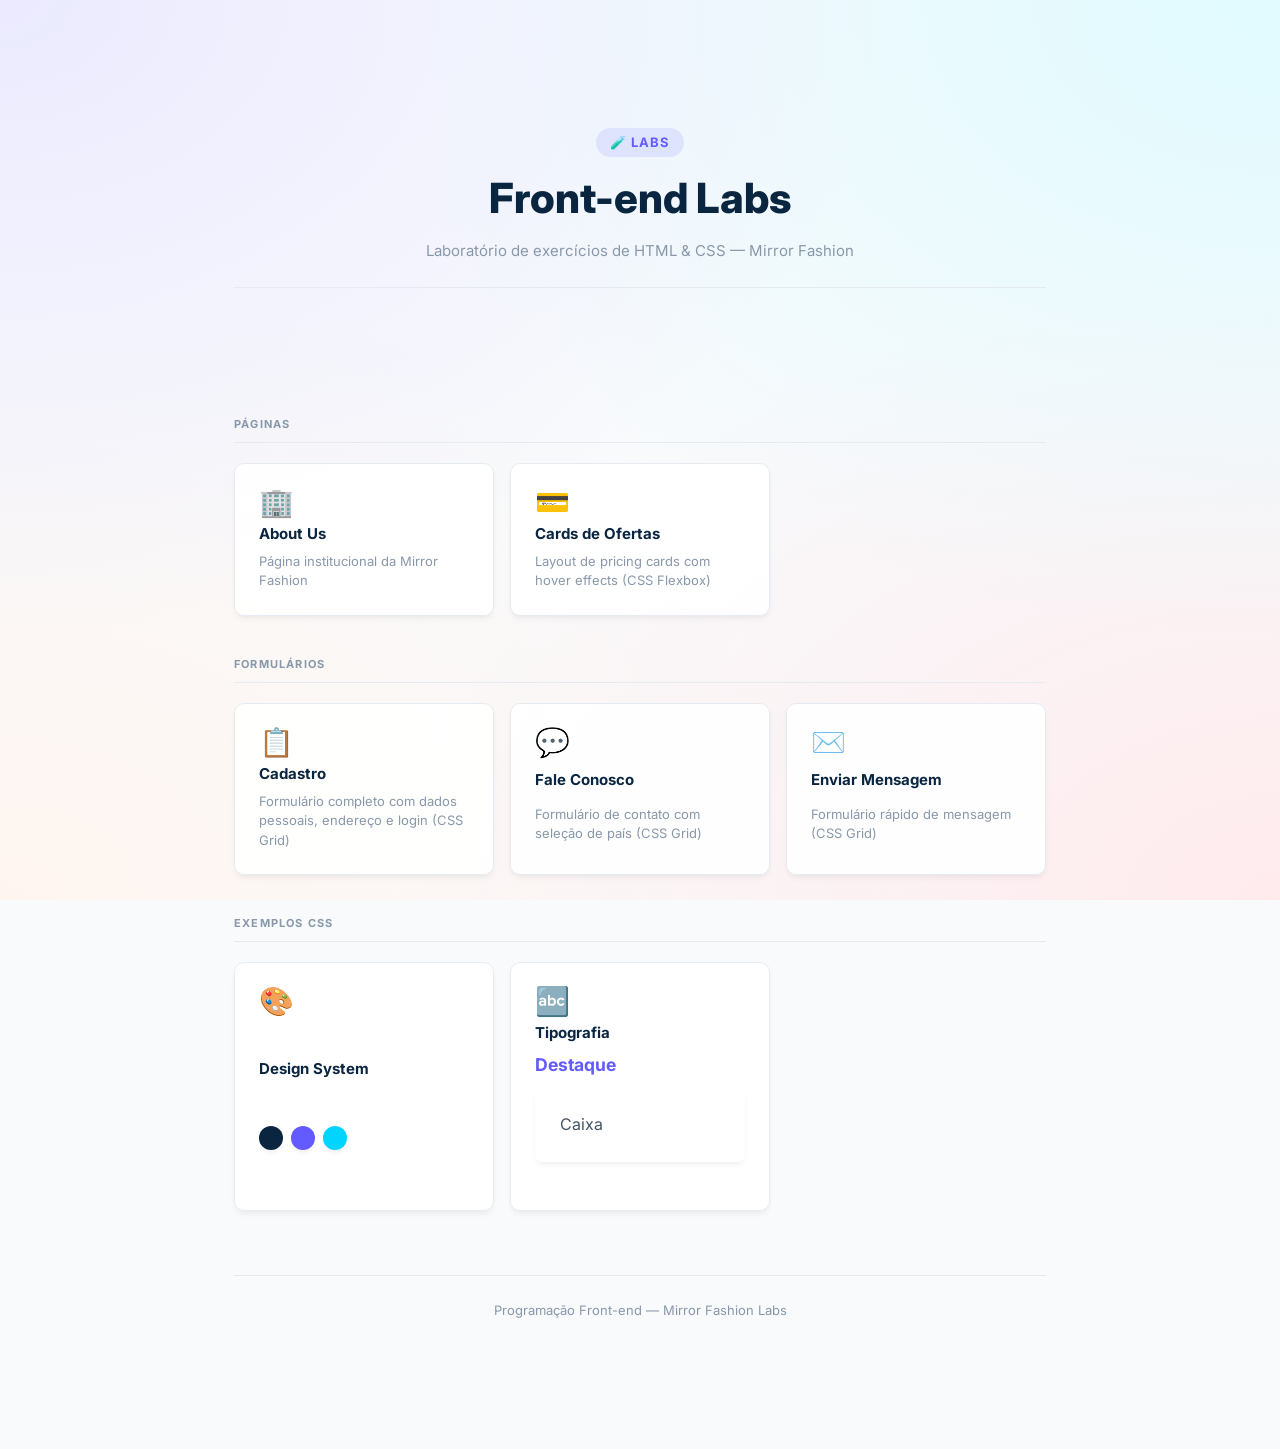
<file: index.html>
<!DOCTYPE html>
<html lang="pt-BR">
<head>
    <meta charset="UTF-8">
    <meta name="viewport" content="width=device-width, initial-scale=1.0">
    <meta name="description" content="Mirror Fashion Front-end Labs — Laboratório de exercícios de HTML e CSS">
    <title>Front-end Labs | Mirror Fashion</title>
    <link rel="stylesheet" href="css/base/reset.css">
    <link rel="stylesheet" href="css/base/design-system.css">
    <link rel="stylesheet" href="css/base/animations.css">
    <link rel="stylesheet" href="css/components/components.css">
    <link rel="stylesheet" href="css/base/style.css">
    <link rel="preconnect" href="https://fonts.googleapis.com">
    <link rel="preconnect" href="https://fonts.gstatic.com" crossorigin>
    <link href="https://fonts.googleapis.com/css2?family=Inter:wght@400;600;700;800&display=swap" rel="stylesheet">
</head>
<body class="animate-fade-in">

    <div class="labs-wrapper">
        <header class="labs-header animate-slide-in">
            <div class="labs-header__badge">🧪 Labs</div>
            <h1>Front-end Labs</h1>
            <p class="labs-header__desc">Laboratório de exercícios de HTML &amp; CSS — Mirror Fashion</p>
        </header>

        <nav class="labs-nav">
            <section class="labs-section">
                <h2 class="labs-section__title">Páginas</h2>
                <div class="labs-grid">
                    <a href="pages/about-us.html" class="lab-card">
                        <span class="lab-card__icon">🏢</span>
                        <span class="lab-card__name">About Us</span>
                        <span class="lab-card__desc">Página institucional da Mirror Fashion</span>
                    </a>
                    <a href="pages/cards.html" class="lab-card">
                        <span class="lab-card__icon">💳</span>
                        <span class="lab-card__name">Cards de Ofertas</span>
                        <span class="lab-card__desc">Layout de pricing cards com hover effects (CSS Flexbox)</span>
                    </a>
                </div>
            </section>

            <section class="labs-section">
                <h2 class="labs-section__title">Formulários</h2>
                <div class="labs-grid">
                    <a href="forms/cadastro.html" class="lab-card">
                        <span class="lab-card__icon">📋</span>
                        <span class="lab-card__name">Cadastro</span>
                        <span class="lab-card__desc">Formulário completo com dados pessoais, endereço e login (CSS Grid)</span>
                    </a>
                    <a href="forms/fale-conosco.html" class="lab-card">
                        <span class="lab-card__icon">💬</span>
                        <span class="lab-card__name">Fale Conosco</span>
                        <span class="lab-card__desc">Formulário de contato com seleção de país (CSS Grid)</span>
                    </a>
                    <a href="forms/send-message.html" class="lab-card">
                        <span class="lab-card__icon">✉️</span>
                        <span class="lab-card__name">Enviar Mensagem</span>
                        <span class="lab-card__desc">Formulário rápido de mensagem (CSS Grid)</span>
                    </a>
                </div>
            </section>

            <section class="labs-section">
                <h2 class="labs-section__title">Exemplos CSS</h2>
                <div class="labs-grid">
                    <div class="lab-card lab-card--demo">
                        <span class="lab-card__icon">🎨</span>
                        <span class="lab-card__name">Design System</span>
                        <div class="demo-swatches">
                            <span class="swatch" style="background: var(--color-primary);" title="Primary"></span>
                            <span class="swatch" style="background: var(--color-secondary);" title="Secondary"></span>
                            <span class="swatch" style="background: var(--color-accent);" title="Accent"></span>
                        </div>
                    </div>
                    <div class="lab-card lab-card--demo">
                        <span class="lab-card__icon">🔤</span>
                        <span class="lab-card__name">Tipografia</span>
                        <div>
                            <div class="destaque">Destaque</div>
                            <div class="caixa" style="margin-top: 8px;">Caixa</div>
                        </div>
                    </div>
                </div>
            </section>
        </nav>

        <footer class="labs-footer">
            Programação Front-end &mdash; Mirror Fashion Labs
        </footer>
    </div>

</body>
</html>
</file>
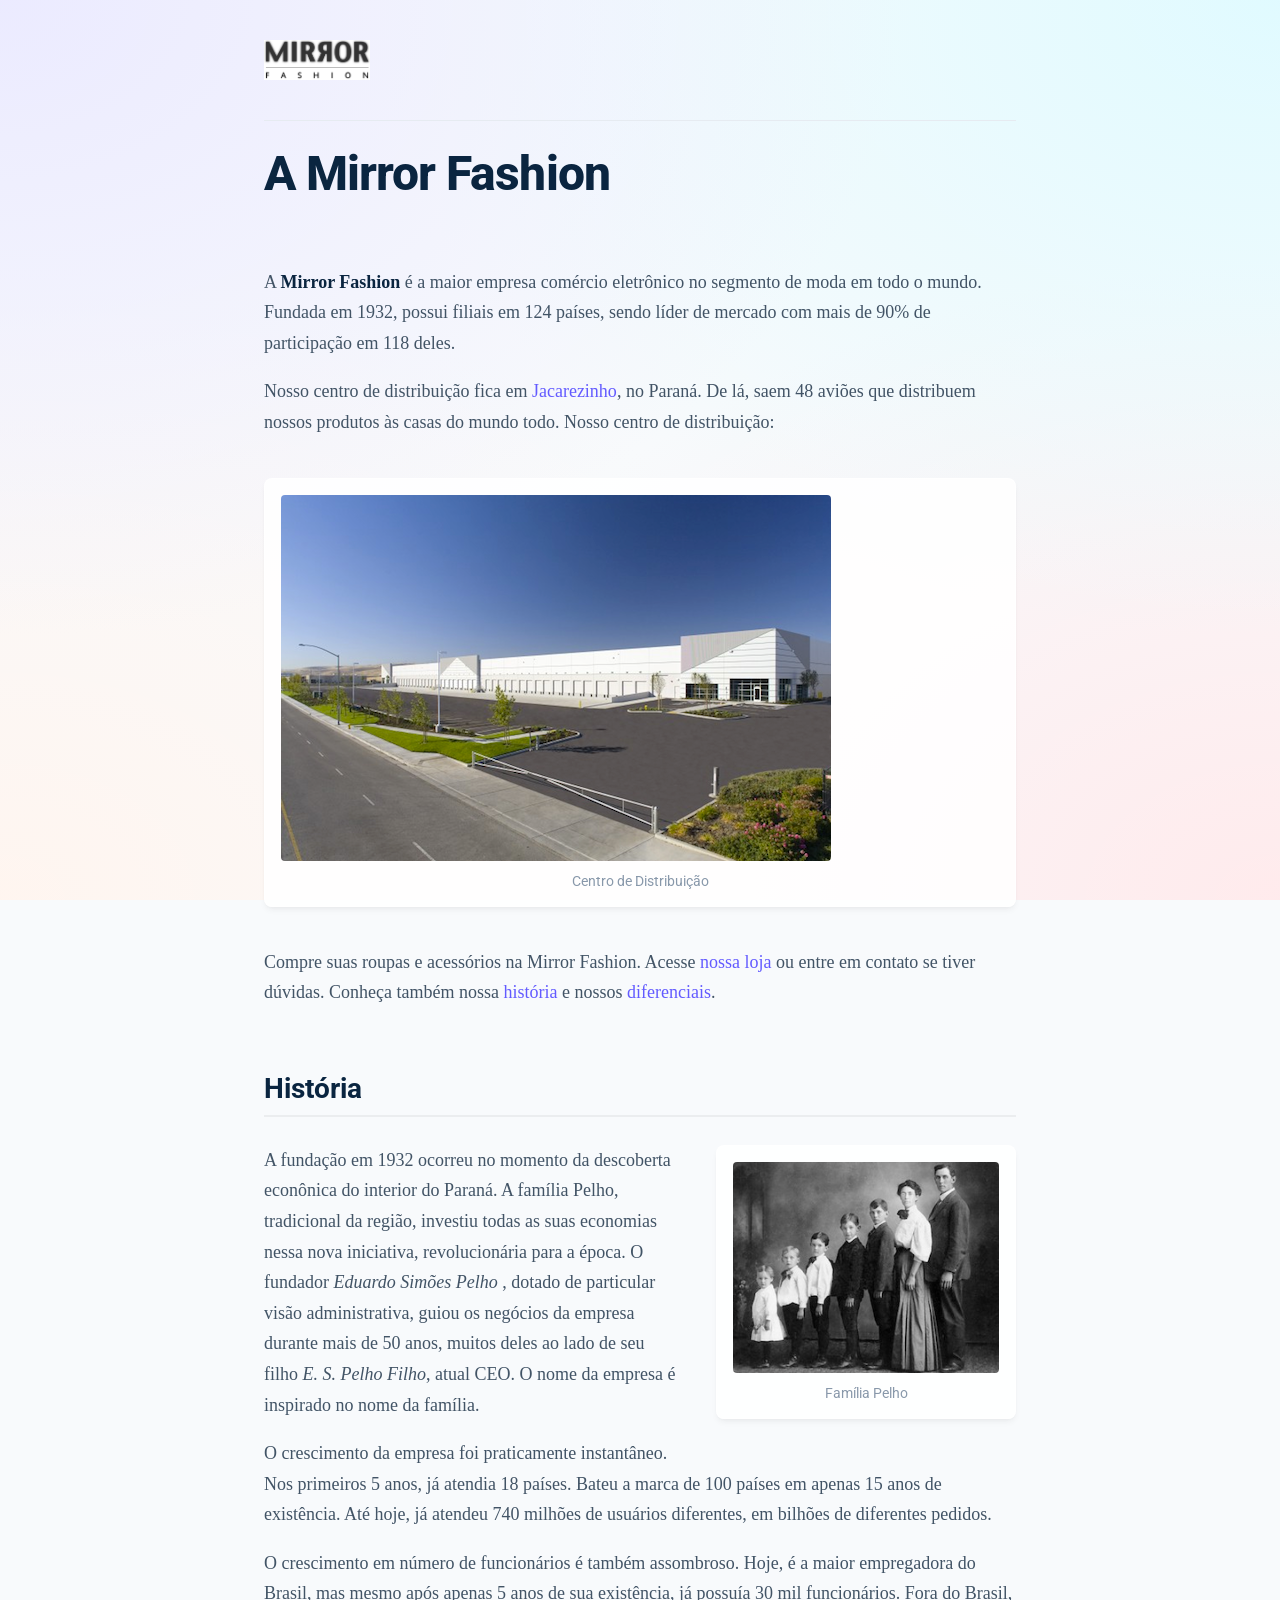
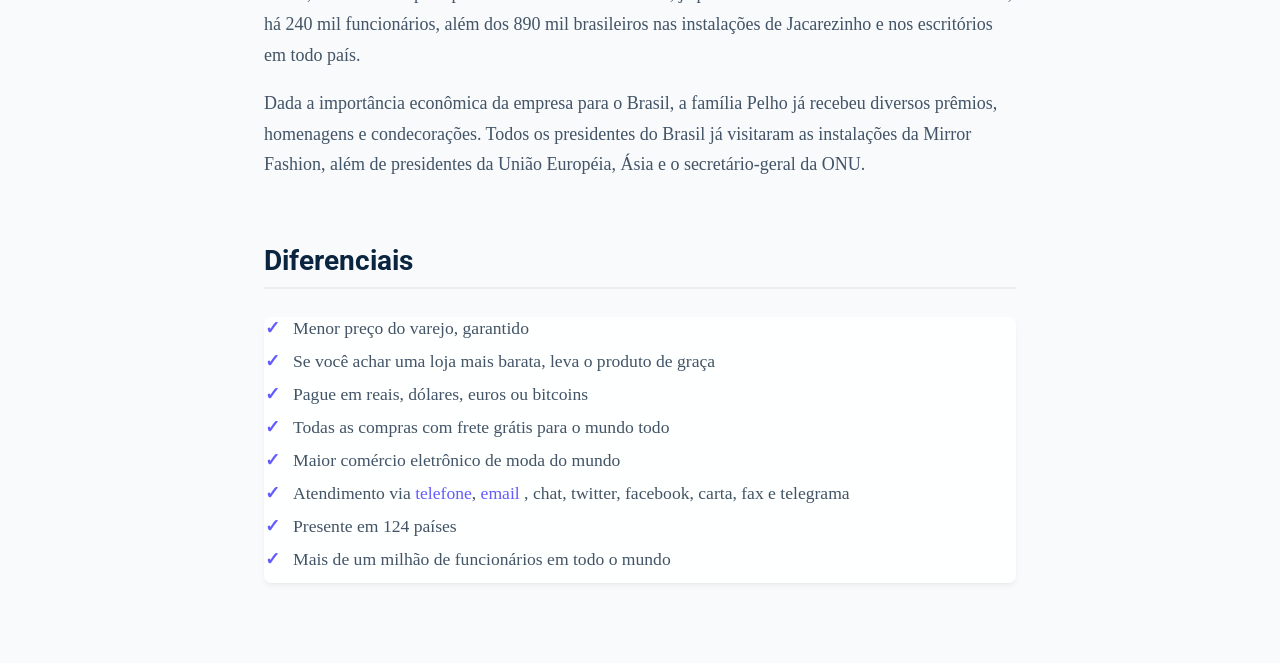
<file: about-us.html>
<!DOCTYPE html>
<html lang="pt-br">

<head>
    <meta charset="UTF-8" />
    <meta name="viewport" content="width=device-width, initial-scale=1.0" />
    <title>About us</title>
    <link rel="stylesheet" href="css/reset.css">
    <link rel="stylesheet" href="css/design-system.css">
    <link rel="stylesheet" href="css/animations.css">
    <link rel="stylesheet" href="css/components.css">
    <link rel="stylesheet" href="css/about.css" />
    <link rel="preconnect" href="https://fonts.googleapis.com" />
    <link rel="preconnect" href="https://fonts.gstatic.com" crossorigin />
    <link
        href="https://fonts.googleapis.com/css2?family=Archivo+Black&family=Datatype:wdth,wght@50,100..900&family=Roboto:ital,wght@0,100..900;1,100..900&display=swap"
        rel="stylesheet" /> 
</head>

<body class="animate-fade-in">
    <div class="page-content">
        <header class="site-header">
            <img src="img/logo.png" alt="Logomarca da loja" class="site-header__logo" />
        </header>

        <section class="hero-section">
            <h1 class="hero-section__title animate-slide-in">A Mirror Fashion</h1>
        </section>

        <section class="content-section">
            <p class="content-section__text">
                A <strong> Mirror Fashion </strong> é a maior empresa comércio eletrônico
                no segmento de moda em todo o mundo. Fundada em 1932, possui filiais em
                124 países, sendo líder de mercado com mais de 90% de participação em 118
                deles.
            </p>
            <p class="content-section__text">
                Nosso centro de distribuição fica em
                <a target="_blank" title="Google Maps" href="https://maps.google.com.br/?q=Jacarezinho">
                    Jacarezinho</a>, no Paraná. De lá, saem 48 aviões que distribuem nossos produtos às
                casas do mundo todo. Nosso centro de distribuição:
            </p>
            <figure class="figure-card figure-card--center card">
                <img src="img/centro-distribuicao.png" alt="Centro de distribuição" />
                <figcaption class="figure-card__caption">Centro de Distribuição</figcaption>
            </figure>
            <p class="content-section__text">
                Compre suas roupas e acessórios na Mirror Fashion. Acesse <a href="index.html">nossa loja</a> ou
                entre em contato se tiver dúvidas. Conheça também nossa <a href="#historia">história</a> e nossos
                <a href="#diferenciais">diferenciais</a>.
            </p>
        </section>

        <section class="content-section">
            <h2 id="historia" class="content-section__title">História</h2>
            <figure class="figure-card figure-card--float-right card animate-pulse">
                <img src="img/familia-pelho.jpg" alt="Família sombria" />
                <figcaption class="figure-card__caption">Família Pelho</figcaption>
            </figure>
            <p class="content-section__text">
                A fundação em 1932 ocorreu no momento da descoberta econônica do interior
                do Paraná. A família Pelho, tradicional da região, investiu todas as suas
                economias nessa nova iniciativa, revolucionária para a época. O fundador
                <em>Eduardo Simões Pelho</em> , dotado de particular visão administrativa,
                guiou os negócios da empresa durante mais de 50 anos, muitos deles ao lado
                de seu filho <em>E. S. Pelho Filho</em>, atual CEO. O nome da empresa é
                inspirado no nome da família.
            </p>
            <p class="content-section__text">
                O crescimento da empresa foi praticamente instantâneo. Nos primeiros 5
                anos, já atendia 18 países. Bateu a marca de 100 países em apenas 15 anos
                de existência. Até hoje, já atendeu 740 milhões de usuários diferentes, em
                bilhões de diferentes pedidos.
            </p>
            <p class="content-section__text">
                O crescimento em número de funcionários é também assombroso. Hoje, é a
                maior empregadora do Brasil, mas mesmo após apenas 5 anos de sua
                existência, já possuía 30 mil funcionários. Fora do Brasil, há 240 mil
                funcionários, além dos 890 mil brasileiros nas instalações de Jacarezinho
                e nos escritórios em todo país.
            </p>
            <p class="content-section__text">
                Dada a importância econômica da empresa para o Brasil, a família Pelho já
                recebeu diversos prêmios, homenagens e condecorações. Todos os presidentes
                do Brasil já visitaram as instalações da Mirror Fashion, além de
                presidentes da União Européia, Ásia e o secretário-geral da ONU.
            </p>
        </section>

        <section class="content-section">
            <h2 id="diferenciais" class="content-section__title">Diferenciais</h2>
            <ul class="benefits-list card">
                <li class="benefits-list__item">Menor preço do varejo, garantido</li>
                <li class="benefits-list__item">Se você achar uma loja mais barata, leva o produto de graça</li>
                <li class="benefits-list__item">Pague em reais, dólares, euros ou bitcoins</li>
                <li class="benefits-list__item">Todas as compras com frete grátis para o mundo todo</li>
                <li class="benefits-list__item">Maior comércio eletrônico de moda do mundo</li>
                <li class="benefits-list__item">
                    Atendimento via <a href="tel:+553536298400"> telefone</a>, <a href="mailto:loja@loja.com">email </a>, chat,
                    twitter, facebook, carta, fax e
                    telegrama
                </li>
                <li class="benefits-list__item">Presente em 124 países</li>
                <li class="benefits-list__item">Mais de um milhão de funcionários em todo o mundo</li>
            </ul>
        </section>
    </div>
</body>

</html>
</file>
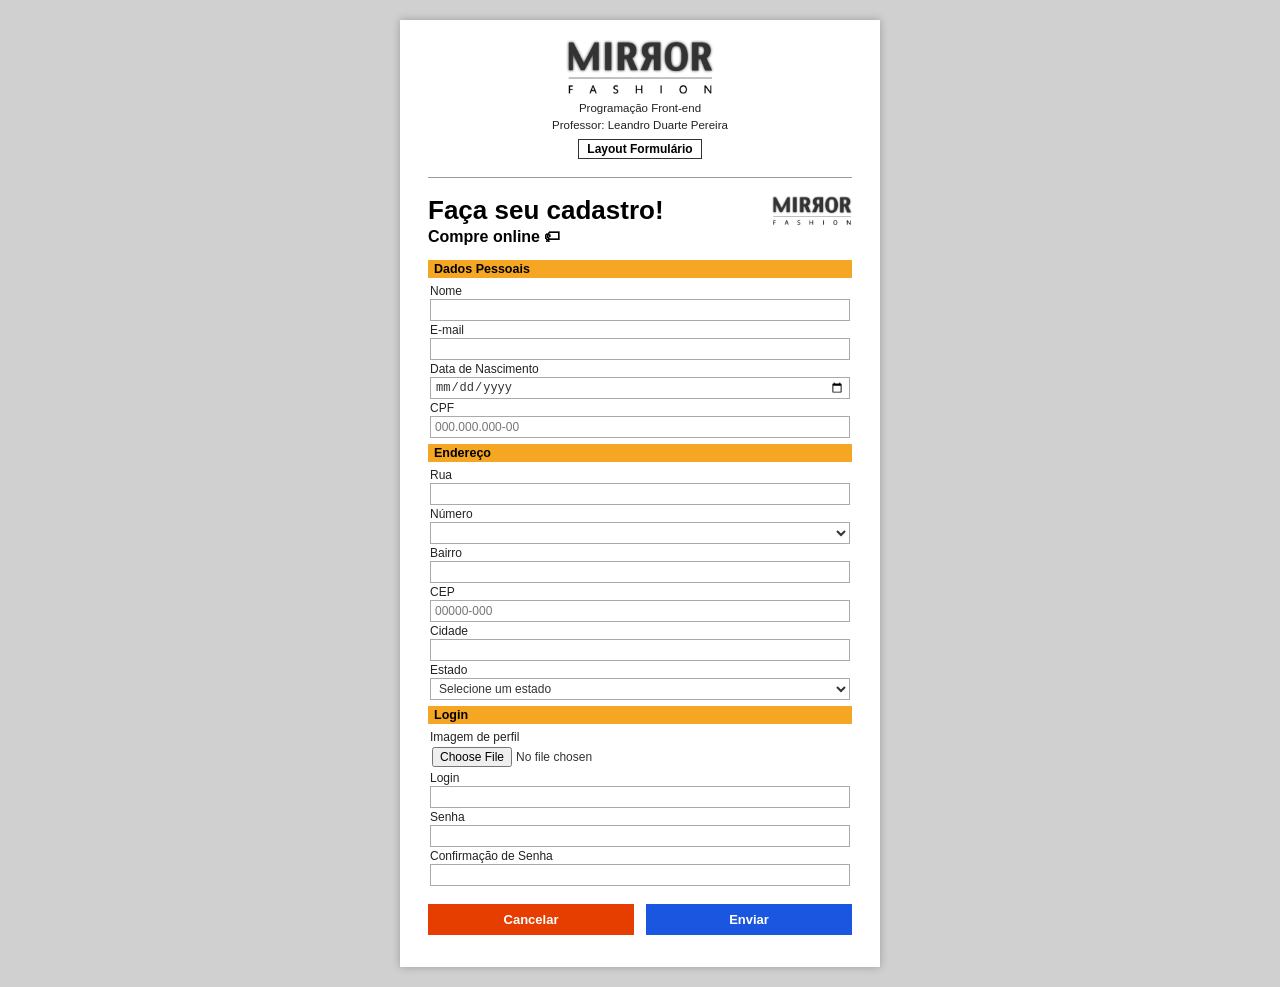
<file: forms/cadastro.html>
<!DOCTYPE html>
<html lang="pt-BR">

<head>
    <meta charset="UTF-8">
    <meta name="viewport" content="width=device-width, initial-scale=1.0">
    <title>Layout Formulário</title>
    <style>
        * {
            box-sizing: border-box;
            margin: 0;
            padding: 0;
        }

        body {
            background-color: #d0d0d0;
            font-family: Arial, Helvetica, sans-serif;
            font-size: 13px;
            display: grid;
            place-items: center;
            min-height: 100vh;
            padding: 20px;
        }

        .pagina {
            background: #ffffff;
            width: 480px;
            padding: 20px 28px 32px;
            box-shadow: 0 0 8px rgba(0,0,0,0.25);
        }

        .topo-folha {
            text-align: center;
            margin-bottom: 10px;
            padding-bottom: 8px;
        }

        .topo-folha img {
            height: 56px;
            display: block;
            margin: 0 auto 4px;
        }

        .topo-folha p {
            font-size: 11.5px;
            color: #222;
            line-height: 1.5;
        }

        .label-layout {
            display: inline-block;
            border: 1px solid #333;
            padding: 2px 8px;
            font-size: 12px;
            font-weight: bold;
            margin-top: 4px;
        }

        hr {
            border: none;
            border-top: 1px solid #999;
            margin: 10px 0 18px;
        }

        .form-header {
            display: grid;
            grid-template-columns: 1fr auto;
            align-items: start;
            margin-bottom: 14px;
            gap: 8px;
        }

        .form-header h1 {
            font-size: 26px;
            font-weight: bold;
            color: #000;
            line-height: 1.1;
        }

        .form-header .subtitulo {
            font-size: 16px;
            font-weight: bold;
            color: #000;
            margin-top: 4px;
            display: flex;
            align-items: center;
            gap: 4px;
        }

        .form-header .imagem-pessoas {
            width: 80px;
            flex-shrink: 0;
        }

        .secao {
            margin-bottom: 4px;
        }

        .secao-titulo {
            background-color: #f5a623;
            color: #000;
            font-weight: bold;
            font-size: 12.5px;
            padding: 2px 6px;
            margin-bottom: 6px;
            display: block;
        }

        .campos {
            display: grid;
            grid-template-columns: 1fr;
            gap: 0;
            padding: 0 2px;
        }

        .campo {
            display: grid;
            grid-template-columns: 1fr;
            margin-bottom: 2px;
        }

        .campo label {
            font-size: 12px;
            color: #222;
            margin-bottom: 1px;
        }

        .campo input[type="text"],
        .campo input[type="email"],
        .campo input[type="date"],
        .campo input[type="password"],
        .campo input[type="file"],
        .campo select {
            width: 100%;
            padding: 2px 4px;
            font-size: 12px;
            border: 1px solid #aaa;
            background-color: #fff;
            color: #333;
            height: 22px;
        }

        .campo input[type="file"] {
            height: auto;
            padding: 2px;
            border: none;
            background: none;
        }

        .campo select {
            height: 22px;
        }

        .campo-spacer {
            height: 4px;
        }

        .acoes {
            display: grid;
            grid-template-columns: 1fr 1fr;
            gap: 12px;
            margin-top: 16px;
        }

        .btn-cancelar {
            background-color: #e53e00;
            color: #fff;
            border: none;
            padding: 8px;
            font-size: 13px;
            font-weight: bold;
            cursor: pointer;
        }

        .btn-enviar {
            background-color: #1a56e0;
            color: #fff;
            border: none;
            padding: 8px;
            font-size: 13px;
            font-weight: bold;
            cursor: pointer;
        }

        .btn-cancelar:hover { background-color: #c73600; }
        .btn-enviar:hover   { background-color: #1441b8; }
    </style>
</head>

<body>
    <div class="pagina">

        <div class="topo-folha">
            <img src="../img/logo.png" alt="Logo FEPI">
            <p>Programação Front-end<br>Professor: Leandro Duarte Pereira</p>
            <span class="label-layout">Layout Formulário</span>
        </div>

        <hr>

        <div class="form-header">
            <div>
                <h1>Faça seu cadastro!</h1>
                <p class="subtitulo">Compre online &#127991;</p>
            </div>
            <img class="imagem-pessoas" src="../img/logo.png" alt="Compre online" onerror="this.style.display='none'">
        </div>

        <form action="cadastro.html" method="get">

            <div class="secao">
                <span class="secao-titulo">Dados Pessoais</span>
                <div class="campos">
                    <div class="campo">
                        <label for="nome">Nome</label>
                        <input type="text" id="nome" name="nome">
                    </div>
                    <div class="campo">
                        <label for="email">E-mail</label>
                        <input type="email" id="email" name="email">
                    </div>
                    <div class="campo">
                        <label for="nascimento">Data de Nascimento</label>
                        <input type="date" id="nascimento" name="nascimento">
                    </div>
                    <div class="campo">
                        <label for="cpf">CPF</label>
                        <input type="text" id="cpf" name="cpf" placeholder="000.000.000-00" maxlength="14">
                    </div>
                </div>
            </div>

            <div class="secao">
                <span class="secao-titulo">Endereço</span>
                <div class="campos">
                    <div class="campo">
                        <label for="rua">Rua</label>
                        <input type="text" id="rua" name="rua">
                    </div>
                    <div class="campo">
                        <label for="numero">Número</label>
                        <select id="numero" name="numero">
                            <option value=""></option>
                        </select>
                    </div>
                    <div class="campo">
                        <label for="bairro">Bairro</label>
                        <input type="text" id="bairro" name="bairro">
                    </div>
                    <div class="campo">
                        <label for="cep">CEP</label>
                        <input type="text" id="cep" name="cep" placeholder="00000-000" maxlength="9">
                    </div>
                    <div class="campo">
                        <label for="cidade">Cidade</label>
                        <input type="text" id="cidade" name="cidade">
                    </div>
                    <div class="campo">
                        <label for="estado">Estado</label>
                        <select id="estado" name="estado">
                            <option value="" disabled selected>Selecione um estado</option>
                            <option value="AC">Acre</option>
                            <option value="AL">Alagoas</option>
                            <option value="AP">Amapá</option>
                            <option value="AM">Amazonas</option>
                            <option value="BA">Bahia</option>
                            <option value="CE">Ceará</option>
                            <option value="DF">Distrito Federal</option>
                            <option value="ES">Espírito Santo</option>
                            <option value="GO">Goiás</option>
                            <option value="MA">Maranhão</option>
                            <option value="MT">Mato Grosso</option>
                            <option value="MS">Mato Grosso do Sul</option>
                            <option value="MG">Minas Gerais</option>
                            <option value="PA">Pará</option>
                            <option value="PB">Paraíba</option>
                            <option value="PR">Paraná</option>
                            <option value="PE">Pernambuco</option>
                            <option value="PI">Piauí</option>
                            <option value="RJ">Rio de Janeiro</option>
                            <option value="RN">Rio Grande do Norte</option>
                            <option value="RS">Rio Grande do Sul</option>
                            <option value="RO">Rondônia</option>
                            <option value="RR">Roraima</option>
                            <option value="SC">Santa Catarina</option>
                            <option value="SP">São Paulo</option>
                            <option value="SE">Sergipe</option>
                            <option value="TO">Tocantins</option>
                        </select>
                    </div>
                </div>
            </div>

            <div class="secao">
                <span class="secao-titulo">Login</span>
                <div class="campos">
                    <div class="campo">
                        <label for="foto">Imagem de perfil</label>
                        <input type="file" id="foto" name="foto" accept="image/*">
                    </div>
                    <div class="campo">
                        <label for="login">Login</label>
                        <input type="text" id="login" name="login">
                    </div>
                    <div class="campo">
                        <label for="senha">Senha</label>
                        <input type="password" id="senha" name="senha">
                    </div>
                    <div class="campo">
                        <label for="confirma-senha">Confirmação de Senha</label>
                        <input type="password" id="confirma-senha" name="confirma-senha">
                    </div>
                </div>
            </div>

            <div class="acoes">
                <button type="reset" class="btn-cancelar">Cancelar</button>
                <button type="submit" class="btn-enviar">Enviar</button>
            </div>

        </form>
    </div>

    <div class="pagina" id="success-container" style="display: none; text-align: center; padding: 60px 28px;">
        <p style="font-size: 50px;">🎉</p>
        <h1 style="font-size: 22px; margin: 12px 0 8px;">Cadastro realizado!</h1>
        <p style="color: #555; margin-bottom: 20px;">Sua conta foi criada com sucesso.</p>
        <a href="cadastro.html" class="btn-enviar" style="text-decoration: none; display: inline-block; padding: 8px 24px;">Novo Cadastro</a>
    </div>

    <script>
        const urlParams = new URLSearchParams(window.location.search);
        if (urlParams.has('login')) {
            document.querySelector('.pagina').style.display = 'none';
            document.getElementById('success-container').style.display = 'block';
        }
    </script>

</body>

</html>
</file>
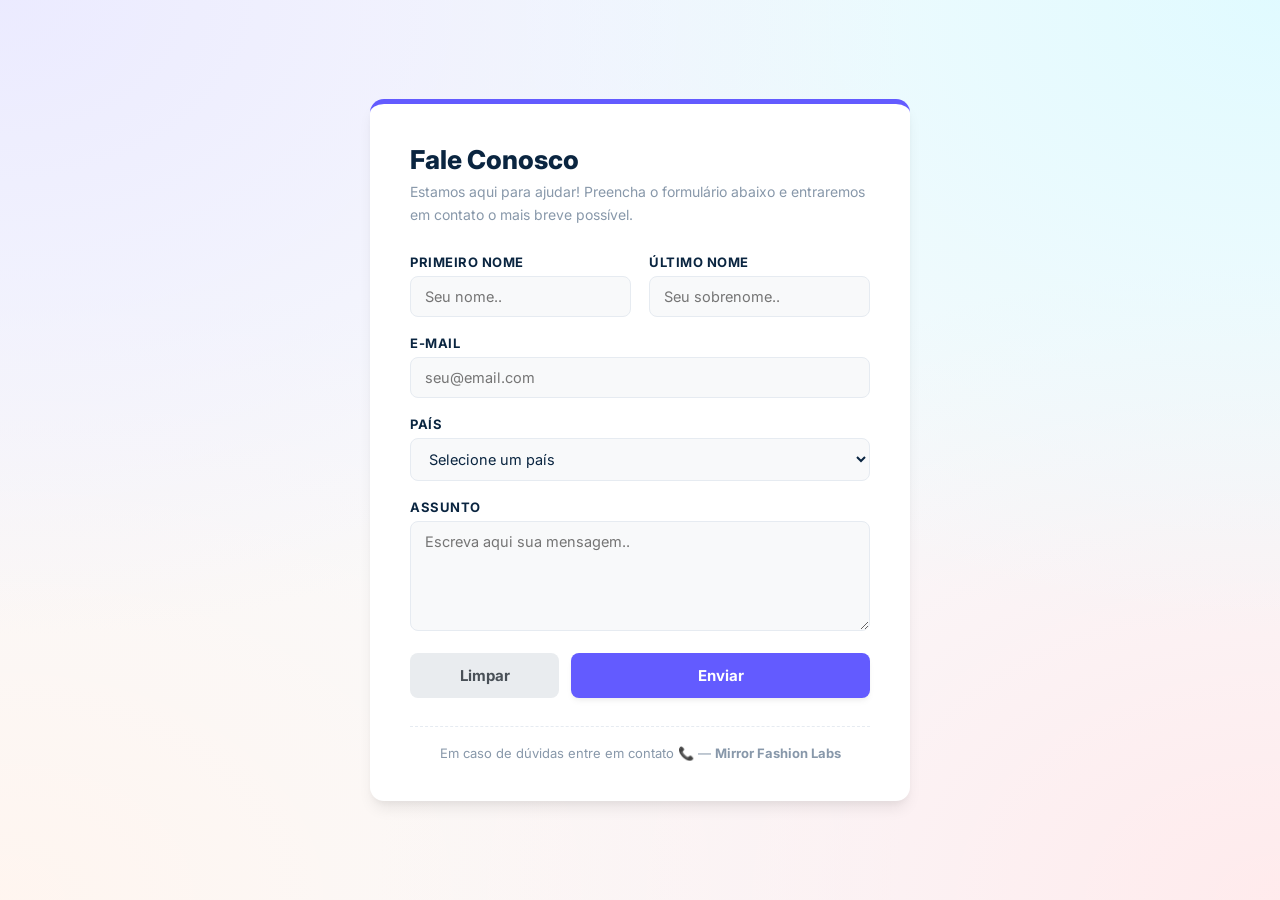
<file: forms/fale-conosco.html>
<!DOCTYPE html>
<html lang="pt-BR">
<head>
    <meta charset="UTF-8">
    <meta name="viewport" content="width=device-width, initial-scale=1.0">
    <meta name="description" content="Fale Conosco - Entre em contato com a Mirror Fashion">
    <title>Fale Conosco | Mirror Fashion</title>
    <link rel="stylesheet" href="../css/base/reset.css">
    <link rel="stylesheet" href="../css/base/design-system.css">
    <link rel="stylesheet" href="../css/base/animations.css">
    <link rel="stylesheet" href="../css/components/forms.css">
    <link rel="preconnect" href="https://fonts.googleapis.com">
    <link rel="preconnect" href="https://fonts.gstatic.com" crossorigin>
    <link href="https://fonts.googleapis.com/css2?family=Inter:wght@400;600;700;800&display=swap" rel="stylesheet">
</head>
<body class="forms-body animate-fade-in">

    <main class="form-card" id="form-container">
        <header>
            <h1>Fale Conosco</h1>
            <p class="subtitle">Estamos aqui para ajudar! Preencha o formulário abaixo e entraremos em contato o mais breve possível.</p>
        </header>

        <form action="fale-conosco.html" method="get">
            <div class="form-grid-2">
                <div class="form-field">
                    <label for="primeiro-nome">Primeiro Nome</label>
                    <input type="text" id="primeiro-nome" name="primeiro-nome" placeholder="Seu nome..">
                </div>
                <div class="form-field">
                    <label for="ultimo-nome">Último Nome</label>
                    <input type="text" id="ultimo-nome" name="ultimo-nome" placeholder="Seu sobrenome..">
                </div>
            </div>

            <div class="form-field">
                <label for="email">E-mail</label>
                <input type="email" id="email" name="email" placeholder="seu@email.com">
            </div>

            <div class="form-field">
                <label for="pais">País</label>
                <select id="pais" name="pais">
                    <option value="" disabled selected>Selecione um país</option>
                    <option value="br">Brasil</option>
                    <option value="pt">Portugal</option>
                    <option value="us">Estados Unidos</option>
                    <option value="outros">Outros</option>
                </select>
            </div>

            <div class="form-field">
                <label for="assunto">Assunto</label>
                <textarea id="assunto" name="assunto" placeholder="Escreva aqui sua mensagem.."></textarea>
            </div>

            <div class="form-actions">
                <button type="reset" class="btn-cancel">Limpar</button>
                <button type="submit" class="btn-submit">Enviar</button>
            </div>
        </form>

        <footer>
            Em caso de dúvidas entre em contato 📞 — <strong>Mirror Fashion Labs</strong>
        </footer>
    </main>

    <main class="form-card" id="success-container" style="display: none; text-align: center; align-items: center;">
        <div style="font-size: 60px;">✅</div>
        <h1>Mensagem Enviada!</h1>
        <p class="subtitle">Sua mensagem foi enviada com sucesso. Em breve entraremos em contato.</p>
        <div>
            <a href="fale-conosco.html" class="btn-submit" style="text-decoration: none; display: inline-block; padding: 12px 30px;">Voltar ao Formulário</a>
        </div>
    </main>

    <script>
        const urlParams = new URLSearchParams(window.location.search);
        if (urlParams.has('email')) {
            document.getElementById('form-container').style.display = 'none';
            document.getElementById('success-container').style.display = 'grid';
        }
    </script>
</body>
</html>
</file>
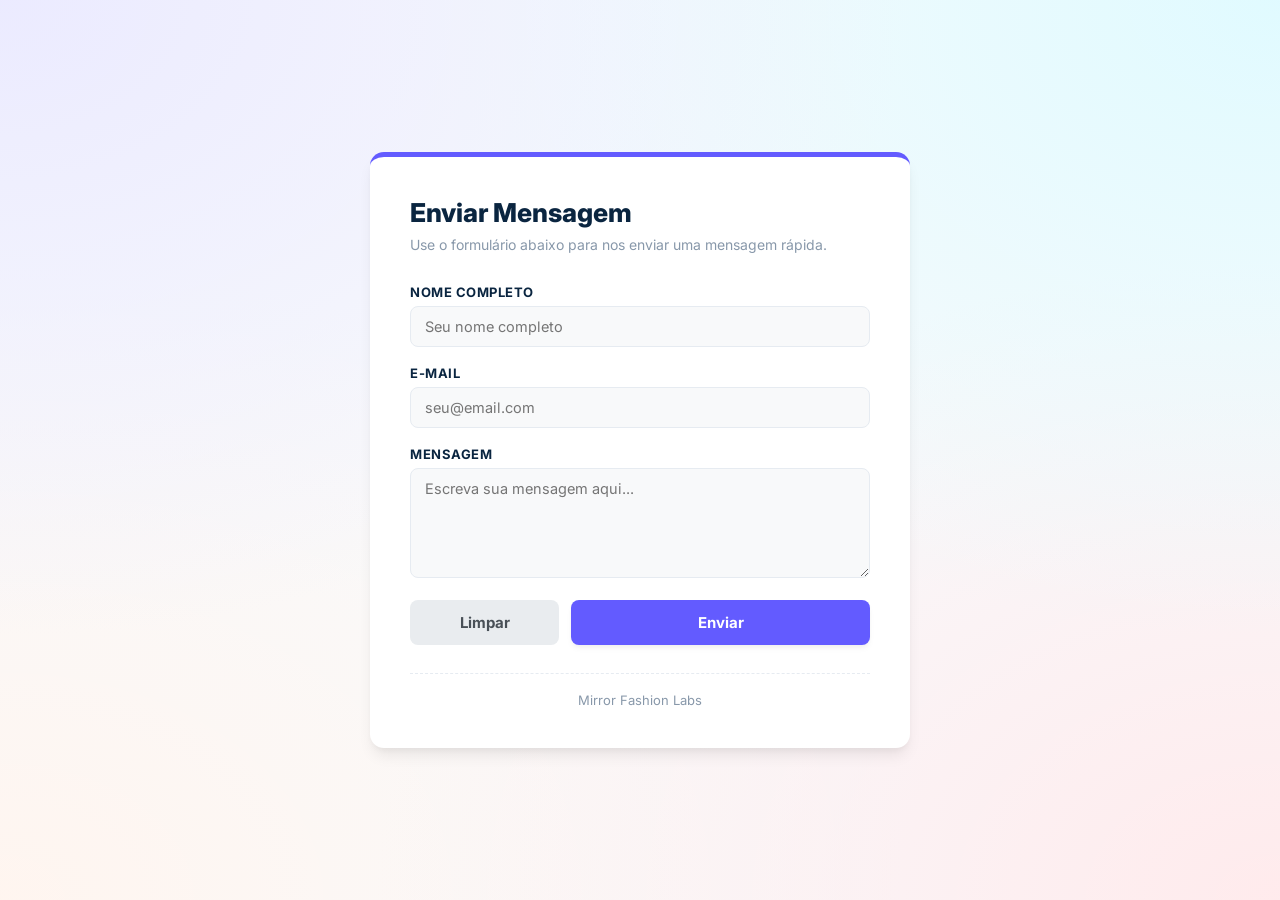
<file: forms/send-message.html>
<!DOCTYPE html>
<html lang="pt-BR">
<head>
    <meta charset="UTF-8">
    <meta name="viewport" content="width=device-width, initial-scale=1.0">
    <meta name="description" content="Enviar Mensagem para a Mirror Fashion">
    <title>Enviar Mensagem | Mirror Fashion</title>
    <link rel="stylesheet" href="../css/base/reset.css">
    <link rel="stylesheet" href="../css/base/design-system.css">
    <link rel="stylesheet" href="../css/base/animations.css">
    <link rel="stylesheet" href="../css/components/forms.css">
    <link rel="preconnect" href="https://fonts.googleapis.com">
    <link rel="preconnect" href="https://fonts.gstatic.com" crossorigin>
    <link href="https://fonts.googleapis.com/css2?family=Inter:wght@400;600;700;800&display=swap" rel="stylesheet">
</head>
<body class="forms-body animate-fade-in">

    <main class="form-card" id="form-container">
        <header>
            <h1>Enviar Mensagem</h1>
            <p class="subtitle">Use o formulário abaixo para nos enviar uma mensagem rápida.</p>
        </header>

        <form action="send-message.html" method="get">
            <div class="form-field">
                <label for="nome">Nome Completo</label>
                <input type="text" id="nome" name="nome" placeholder="Seu nome completo" required>
            </div>

            <div class="form-field">
                <label for="email">E-mail</label>
                <input type="email" id="email" name="email" placeholder="seu@email.com" required>
            </div>

            <div class="form-field">
                <label for="mensagem">Mensagem</label>
                <textarea id="mensagem" name="mensagem" placeholder="Escreva sua mensagem aqui..." required></textarea>
            </div>

            <div class="form-actions">
                <button type="reset" class="btn-cancel">Limpar</button>
                <button type="submit" class="btn-submit">Enviar</button>
            </div>
        </form>

        <footer>
            Mirror Fashion Labs
        </footer>
    </main>

    <main class="form-card" id="success-container" style="display: none; text-align: center; align-items: center;">
        <div style="font-size: 60px;">✅</div>
        <h1>Mensagem Enviada!</h1>
        <p class="subtitle">Sua mensagem foi enviada com sucesso. Em breve entraremos em contato.</p>
        <div>
            <a href="send-message.html" class="btn-submit" style="text-decoration: none; display: inline-block; padding: 12px 30px;">Enviar Outra</a>
        </div>
    </main>

    <script>
        const urlParams = new URLSearchParams(window.location.search);
        if (urlParams.has('nome')) {
            document.getElementById('form-container').style.display = 'none';
            document.getElementById('success-container').style.display = 'grid';
        }
    </script>
</body>
</html>
</file>
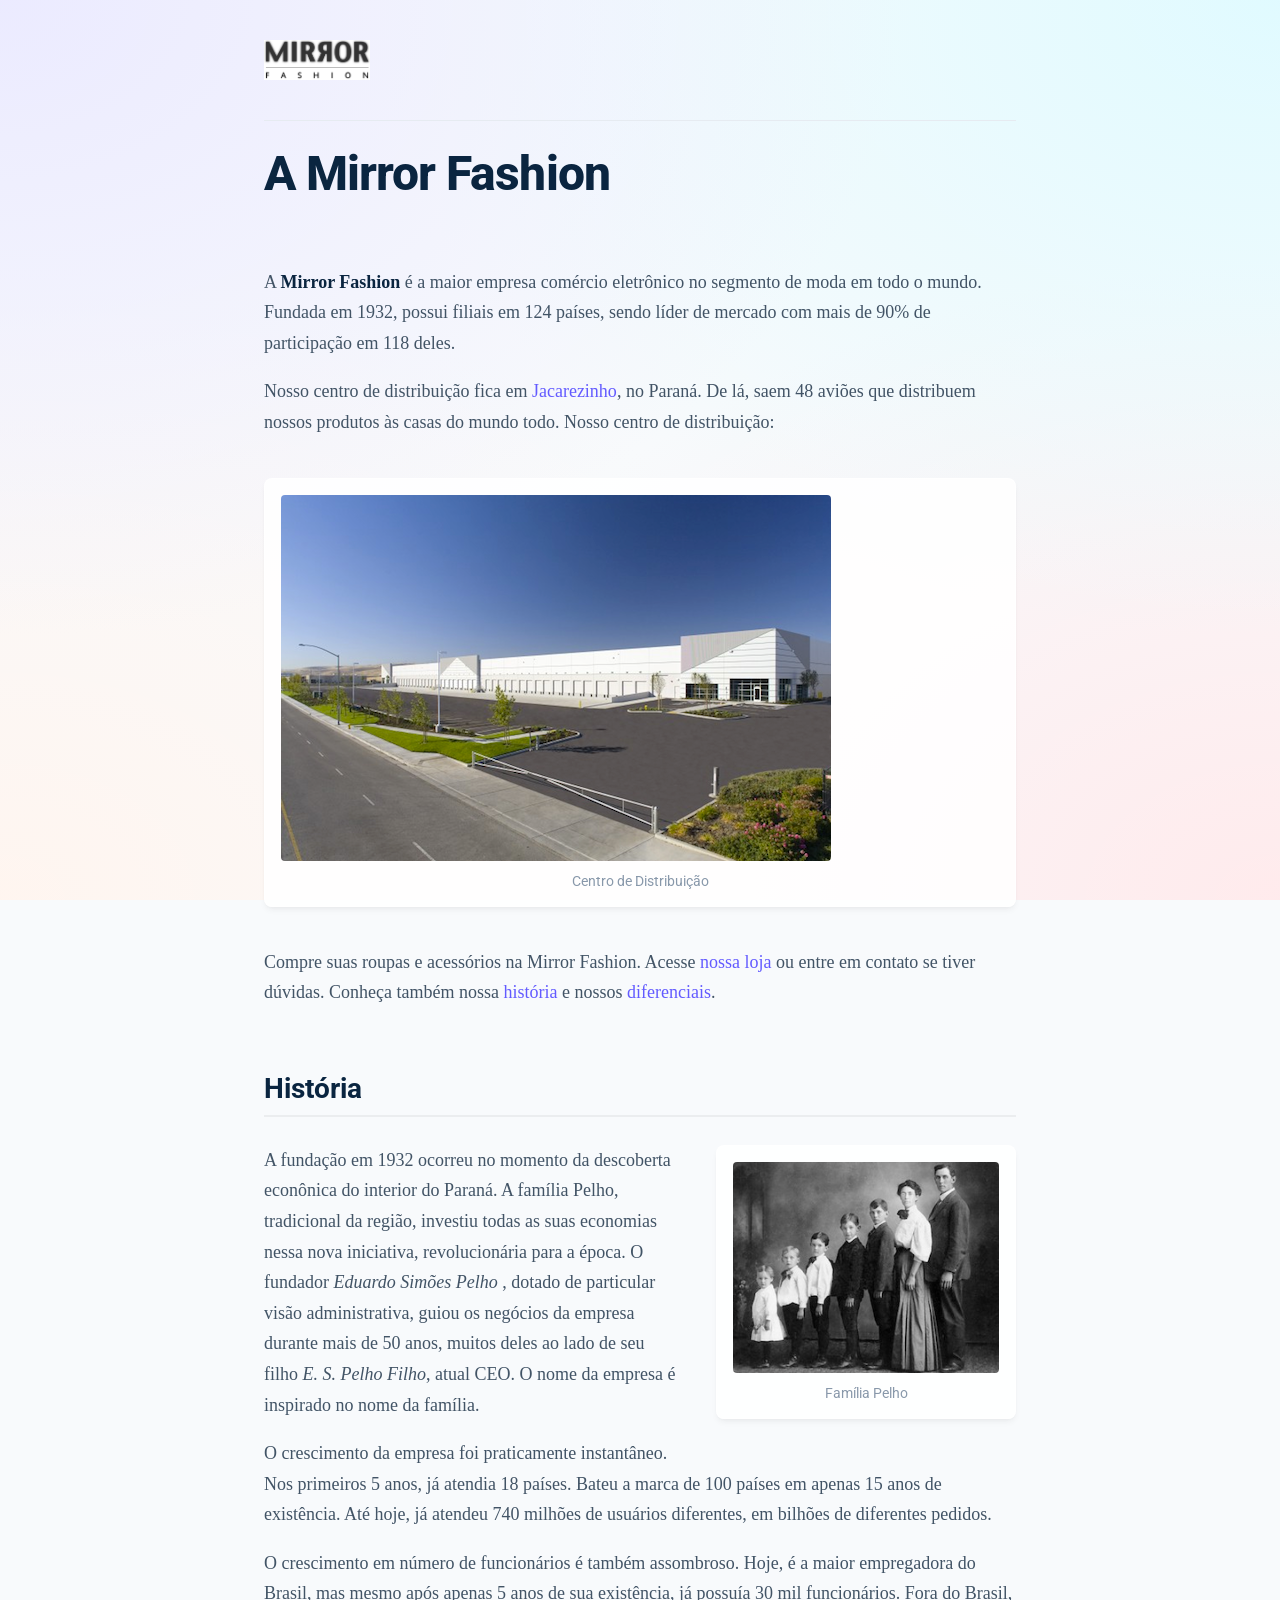
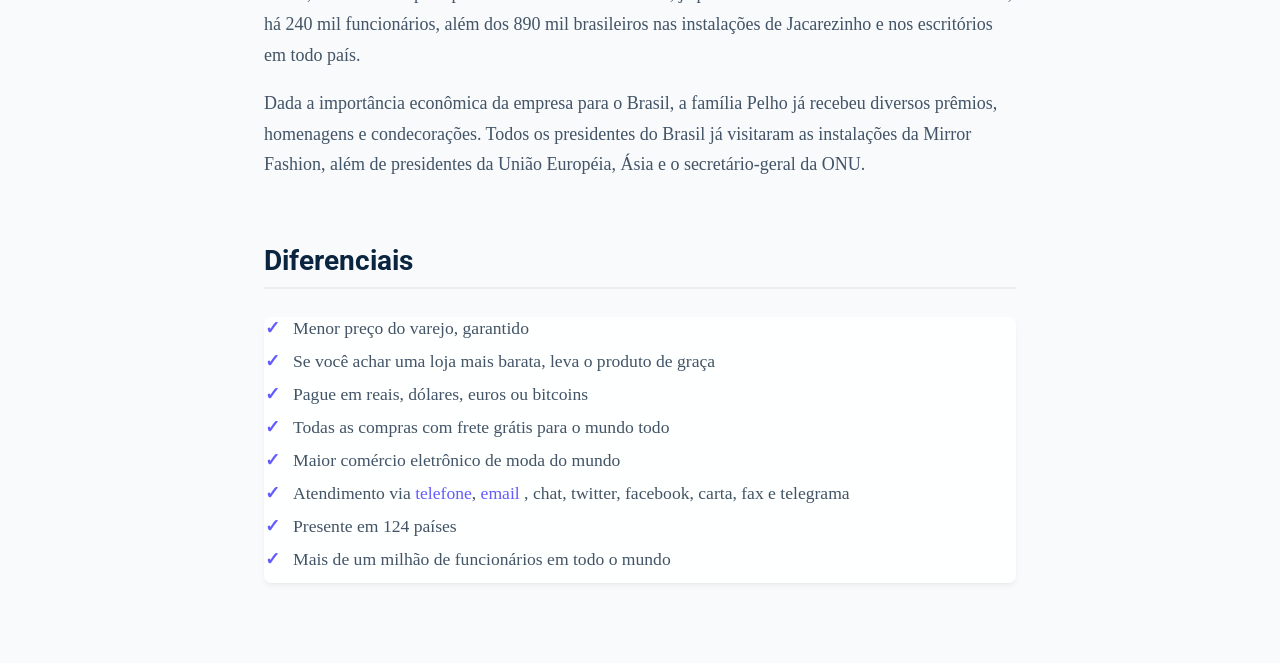
<file: pages/about-us.html>
<!DOCTYPE html>
<html lang="pt-br">
<head>
    <meta charset="UTF-8" />
    <meta name="viewport" content="width=device-width, initial-scale=1.0" />
    <title>About us</title>
    <link rel="stylesheet" href="../css/base/reset.css">
    <link rel="stylesheet" href="../css/base/design-system.css">
    <link rel="stylesheet" href="../css/base/animations.css">
    <link rel="stylesheet" href="../css/components/components.css">
    <link rel="stylesheet" href="../css/pages/about.css" />
    <link rel="preconnect" href="https://fonts.googleapis.com" />
    <link rel="preconnect" href="https://fonts.gstatic.com" crossorigin />
    <link
        href="https://fonts.googleapis.com/css2?family=Archivo+Black&family=Datatype:wdth,wght@50,100..900&family=Roboto:ital,wght@0,100..900;1,100..900&display=swap"
        rel="stylesheet" />
</head>
<body class="animate-fade-in">
    <div class="page-content">
        <header class="site-header">
            <img src="../img/logo.png" alt="Logomarca da loja" class="site-header__logo" />
        </header>

        <section class="hero-section">
            <h1 class="hero-section__title animate-slide-in">A Mirror Fashion</h1>
        </section>

        <section class="content-section">
            <p class="content-section__text">
                A <strong> Mirror Fashion </strong> é a maior empresa comércio eletrônico
                no segmento de moda em todo o mundo. Fundada em 1932, possui filiais em
                124 países, sendo líder de mercado com mais de 90% de participação em 118
                deles.
            </p>
            <p class="content-section__text">
                Nosso centro de distribuição fica em
                <a target="_blank" title="Google Maps" href="https://maps.google.com.br/?q=Jacarezinho">
                    Jacarezinho</a>, no Paraná. De lá, saem 48 aviões que distribuem nossos produtos às
                casas do mundo todo. Nosso centro de distribuição:
            </p>
            <figure class="figure-card figure-card--center card">
                <img src="../img/centro-distribuicao.png" alt="Centro de distribuição" />
                <figcaption class="figure-card__caption">Centro de Distribuição</figcaption>
            </figure>
            <p class="content-section__text">
                Compre suas roupas e acessórios na Mirror Fashion. Acesse <a href="../index.html">nossa loja</a> ou
                entre em contato se tiver dúvidas. Conheça também nossa <a href="#historia">história</a> e nossos
                <a href="#diferenciais">diferenciais</a>.
            </p>
        </section>

        <section class="content-section">
            <h2 id="historia" class="content-section__title">História</h2>
            <figure class="figure-card figure-card--float-right card animate-pulse">
                <img src="../img/familia-pelho.jpg" alt="Família sombria" />
                <figcaption class="figure-card__caption">Família Pelho</figcaption>
            </figure>
            <p class="content-section__text">
                A fundação em 1932 ocorreu no momento da descoberta econônica do interior
                do Paraná. A família Pelho, tradicional da região, investiu todas as suas
                economias nessa nova iniciativa, revolucionária para a época. O fundador
                <em>Eduardo Simões Pelho</em> , dotado de particular visão administrativa,
                guiou os negócios da empresa durante mais de 50 anos, muitos deles ao lado
                de seu filho <em>E. S. Pelho Filho</em>, atual CEO. O nome da empresa é
                inspirado no nome da família.
            </p>
            <p class="content-section__text">
                O crescimento da empresa foi praticamente instantâneo. Nos primeiros 5
                anos, já atendia 18 países. Bateu a marca de 100 países em apenas 15 anos
                de existência. Até hoje, já atendeu 740 milhões de usuários diferentes, em
                bilhões de diferentes pedidos.
            </p>
            <p class="content-section__text">
                O crescimento em número de funcionários é também assombroso. Hoje, é a
                maior empregadora do Brasil, mas mesmo após apenas 5 anos de sua
                existência, já possuía 30 mil funcionários. Fora do Brasil, há 240 mil
                funcionários, além dos 890 mil brasileiros nas instalações de Jacarezinho
                e nos escritórios em todo país.
            </p>
            <p class="content-section__text">
                Dada a importância econômica da empresa para o Brasil, a família Pelho já
                recebeu diversos prêmios, homenagens e condecorações. Todos os presidentes
                do Brasil já visitaram as instalações da Mirror Fashion, além de
                presidentes da União Européia, Ásia e o secretário-geral da ONU.
            </p>
        </section>

        <section class="content-section">
            <h2 id="diferenciais" class="content-section__title">Diferenciais</h2>
            <ul class="benefits-list card">
                <li class="benefits-list__item">Menor preço do varejo, garantido</li>
                <li class="benefits-list__item">Se você achar uma loja mais barata, leva o produto de graça</li>
                <li class="benefits-list__item">Pague em reais, dólares, euros ou bitcoins</li>
                <li class="benefits-list__item">Todas as compras com frete grátis para o mundo todo</li>
                <li class="benefits-list__item">Maior comércio eletrônico de moda do mundo</li>
                <li class="benefits-list__item">
                    Atendimento via <a href="tel:+553536298400"> telefone</a>, <a href="mailto:loja@loja.com">email </a>, chat,
                    twitter, facebook, carta, fax e
                    telegrama
                </li>
                <li class="benefits-list__item">Presente em 124 países</li>
                <li class="benefits-list__item">Mais de um milhão de funcionários em todo o mundo</li>
            </ul>
        </section>
    </div>
</body>
</html>
</file>
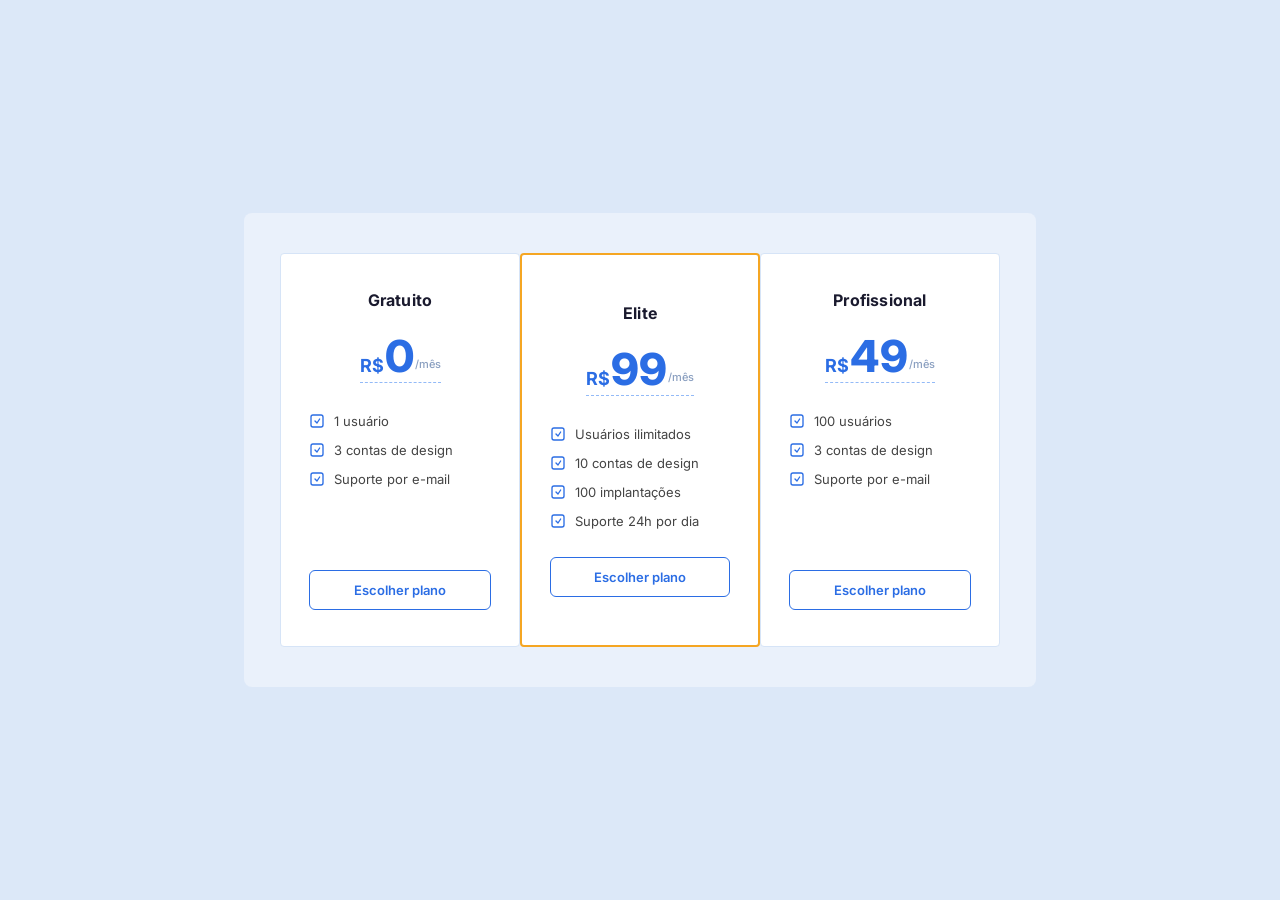
<file: pages/cards.html>
<!DOCTYPE html>
<html lang="pt-BR">
<head>
    <meta charset="UTF-8">
    <meta name="viewport" content="width=device-width, initial-scale=1.0">
    <title>Cards de Ofertas</title>
    <link rel="preconnect" href="https://fonts.googleapis.com">
    <link rel="preconnect" href="https://fonts.gstatic.com" crossorigin>
    <link href="https://fonts.googleapis.com/css2?family=Inter:wght@400;500;600;700;800&display=swap" rel="stylesheet">
    <link rel="stylesheet" href="../css/components/cards.css">
</head>
<body>
    <div class="cards-container">
        <div class="card">
            <h2>Gratuito</h2>
            <div class="price-container" title="Reais por mês">
                <div class="price">
                    <span class="currency">R$</span>
                    <span class="value">0</span>
                    <span class="period">/mês</span>
                </div>
            </div>
            <ul class="features">
                <li>
                    <svg width="16" height="16" viewBox="0 0 24 24" fill="none" stroke="#2b6de4" stroke-width="2" stroke-linecap="round" stroke-linejoin="round">
                        <rect x="3" y="3" width="18" height="18" rx="3" ry="3"></rect>
                        <polyline points="9 12 12 15 16 9"></polyline>
                    </svg>
                    1 usuário
                </li>
                <li>
                    <svg width="16" height="16" viewBox="0 0 24 24" fill="none" stroke="#2b6de4" stroke-width="2" stroke-linecap="round" stroke-linejoin="round">
                        <rect x="3" y="3" width="18" height="18" rx="3" ry="3"></rect>
                        <polyline points="9 12 12 15 16 9"></polyline>
                    </svg>
                    3 contas de design
                </li>
                <li>
                    <svg width="16" height="16" viewBox="0 0 24 24" fill="none" stroke="#2b6de4" stroke-width="2" stroke-linecap="round" stroke-linejoin="round">
                        <rect x="3" y="3" width="18" height="18" rx="3" ry="3"></rect>
                        <polyline points="9 12 12 15 16 9"></polyline>
                    </svg>
                    Suporte por e-mail
                </li>
            </ul>
            <button class="btn">Escolher plano</button>
        </div>

        <div class="card elite">
            <h2>Elite</h2>
            <div class="price-container" title="Reais por mês">
                <div class="price">
                    <span class="currency">R$</span>
                    <span class="value">99</span>
                    <span class="period">/mês</span>
                </div>
            </div>
            <ul class="features">
                <li>
                    <svg width="16" height="16" viewBox="0 0 24 24" fill="none" stroke="#2b6de4" stroke-width="2" stroke-linecap="round" stroke-linejoin="round">
                        <rect x="3" y="3" width="18" height="18" rx="3" ry="3"></rect>
                        <polyline points="9 12 12 15 16 9"></polyline>
                    </svg>
                    Usuários ilimitados
                </li>
                <li>
                    <svg width="16" height="16" viewBox="0 0 24 24" fill="none" stroke="#2b6de4" stroke-width="2" stroke-linecap="round" stroke-linejoin="round">
                        <rect x="3" y="3" width="18" height="18" rx="3" ry="3"></rect>
                        <polyline points="9 12 12 15 16 9"></polyline>
                    </svg>
                    10 contas de design
                </li>
                <li>
                    <svg width="16" height="16" viewBox="0 0 24 24" fill="none" stroke="#2b6de4" stroke-width="2" stroke-linecap="round" stroke-linejoin="round">
                        <rect x="3" y="3" width="18" height="18" rx="3" ry="3"></rect>
                        <polyline points="9 12 12 15 16 9"></polyline>
                    </svg>
                    100 implantações
                </li>
                <li>
                    <svg width="16" height="16" viewBox="0 0 24 24" fill="none" stroke="#2b6de4" stroke-width="2" stroke-linecap="round" stroke-linejoin="round">
                        <rect x="3" y="3" width="18" height="18" rx="3" ry="3"></rect>
                        <polyline points="9 12 12 15 16 9"></polyline>
                    </svg>
                    Suporte 24h por dia
                </li>
            </ul>
            <button class="btn">Escolher plano</button>
        </div>

        <div class="card">
            <h2>Profissional</h2>
            <div class="price-container" title="Reais por mês">
                <div class="price">
                    <span class="currency">R$</span>
                    <span class="value">49</span>
                    <span class="period">/mês</span>
                </div>
            </div>
            <ul class="features">
                <li>
                    <svg width="16" height="16" viewBox="0 0 24 24" fill="none" stroke="#2b6de4" stroke-width="2" stroke-linecap="round" stroke-linejoin="round">
                        <rect x="3" y="3" width="18" height="18" rx="3" ry="3"></rect>
                        <polyline points="9 12 12 15 16 9"></polyline>
                    </svg>
                    100 usuários
                </li>
                <li>
                    <svg width="16" height="16" viewBox="0 0 24 24" fill="none" stroke="#2b6de4" stroke-width="2" stroke-linecap="round" stroke-linejoin="round">
                        <rect x="3" y="3" width="18" height="18" rx="3" ry="3"></rect>
                        <polyline points="9 12 12 15 16 9"></polyline>
                    </svg>
                    3 contas de design
                </li>
                <li>
                    <svg width="16" height="16" viewBox="0 0 24 24" fill="none" stroke="#2b6de4" stroke-width="2" stroke-linecap="round" stroke-linejoin="round">
                        <rect x="3" y="3" width="18" height="18" rx="3" ry="3"></rect>
                        <polyline points="9 12 12 15 16 9"></polyline>
                    </svg>
                    Suporte por e-mail
                </li>
            </ul>
            <button class="btn">Escolher plano</button>
        </div>
    </div>
</body>
</html>
</file>
<file: css/base/design-system.css>
:root {
    --font-sans: 'Inter', 'Segoe UI', Roboto, Helvetica, Arial, sans-serif;
    --font-mono: 'Courier New', Courier, monospace;

    --font-default: var(--font-sans);
    --font-principal-title: var(--font-sans);
    --font-secondary-title: var(--font-sans);
    --font-secondary-title-wgt: 700;

    --color-primary: #0a2540;
    --color-secondary: #635bff;
    --color-accent: #00d4ff;
    --color-accent-hover: #5851d8;

    --color-background: #f6f9fc;
    --color-background-alt: rgba(255, 255, 255, 0.85);

    --color-border: #e6ebf1;
    --color-border-hover: #c4cdd5;

    --color-text: #425466;
    --color-text-heading: #0a2540;
    --color-text-muted: #8898aa;
    --color-white: #ffffff;

    --color-form-bg: rgba(255, 255, 255, 0.9);
    --color-btn-primary: #635bff;
    --color-btn-primary-hover: #5851d8;

    --gradient-bg-elegant:
        radial-gradient(at 0% 0%, hsla(242, 100%, 96%, 1) 0px, transparent 50%),
        radial-gradient(at 100% 0%, hsla(189, 100%, 94%, 1) 0px, transparent 50%),
        radial-gradient(at 100% 100%, hsla(355, 100%, 96%, 1) 0px, transparent 50%),
        radial-gradient(at 0% 100%, hsla(22, 100%, 97%, 1) 0px, transparent 50%),
        #f8fafc;

    --space-xs: 8px;
    --space-sm: 16px;
    --space-md: 24px;
    --space-lg: 40px;
    --space-xl: 64px;

    --max-width: 1040px;
    --border-radius: 8px;
    --transition: 0.3s cubic-bezier(0.4, 0, 0.2, 1);

    --shadow-sm: 0 4px 6px -1px rgba(0, 0, 0, 0.05), 0 2px 4px -1px rgba(0, 0, 0, 0.03);
    --shadow-md: 0 10px 15px -3px rgba(0, 0, 0, 0.08), 0 4px 6px -2px rgba(0, 0, 0, 0.04);
    --shadow-glow: 0 0 15px rgba(99, 91, 255, 0.2);
}
</file>
<file: css/base/animations.css>
@keyframes fadeIn {
    from { opacity: 0; transform: translateY(10px); }
    to { opacity: 1; transform: translateY(0); }
}

@keyframes slideInUp {
    from { opacity: 0; transform: translateY(20px); }
    to { opacity: 1; transform: translateY(0); }
}

.animate-fade-in {
    animation: fadeIn 0.5s ease-out forwards;
}

.animate-slide-in {
    animation: slideInUp 0.6s ease-out forwards;
}

a, button, input, select, textarea, .card {
    transition: all var(--transition);
}
</file>
<file: css/components/components.css>
.btn {
    padding: 12px 24px;
    border: none;
    border-radius: var(--border-radius);
    cursor: pointer;
    font-weight: 600;
    font-family: inherit;
    font-size: 15px;
    display: inline-block;
    text-align: center;
    text-decoration: none;
    transition: background-color var(--transition), transform var(--transition), box-shadow var(--transition);
}

.btn-primary {
    background-color: var(--color-btn-primary);
    color: var(--color-white);
    box-shadow: var(--shadow-sm);
}

.btn-primary:hover {
    background-color: var(--color-btn-primary-hover);
    transform: translateY(-2px);
    box-shadow: var(--shadow-glow);
}

.btn-secondary {
    background-color: var(--color-white);
    color: var(--color-text-heading);
    border: 1px solid var(--color-border);
    box-shadow: var(--shadow-sm);
}

.btn-secondary:hover {
    background-color: #f8f9fa;
    color: var(--color-primary);
    border-color: var(--color-border-hover);
    transform: translateY(-2px);
}

.form-group {
    margin-bottom: var(--space-md);
}

.form-label {
    display: block;
    font-weight: 600;
    margin-bottom: 8px;
    color: var(--color-text-heading);
    font-size: 14px;
}

.form-input, .form-select, .form-textarea {
    width: 100%;
    padding: 12px 16px;
    border: 1px solid var(--color-border);
    border-radius: var(--border-radius);
    font-family: inherit;
    font-size: 15px;
    background-color: rgba(255, 255, 255, 0.9);
    color: var(--color-text-heading);
    transition: border-color var(--transition), box-shadow var(--transition);
}

.form-input::placeholder, .form-textarea::placeholder {
    color: var(--color-text-muted);
}

.form-input:focus, .form-select:focus, .form-textarea:focus {
    outline: none;
    border-color: var(--color-secondary);
    box-shadow: 0 0 0 3px rgba(99, 91, 255, 0.2);
    background-color: #ffffff;
}

.form-textarea {
    min-height: 120px;
    resize: vertical;
}

.card {
    background-color: var(--color-background-alt);
    backdrop-filter: blur(10px);
    -webkit-backdrop-filter: blur(10px);
    border-radius: var(--border-radius);
    box-shadow: var(--shadow-sm);
    padding: var(--space-lg);
    border: 1px solid rgba(255, 255, 255, 0.6);
    transition: transform var(--transition), box-shadow var(--transition);
}

.card:hover {
    transform: translateY(-4px);
    box-shadow: var(--shadow-md);
}
</file>
<file: css/base/style.css>
body {
    font-family: var(--font-sans);
    line-height: 1.6;
    padding: var(--space-xl) var(--space-md);
    max-width: var(--max-width);
    margin: 0 auto;
}

h1 {
    font-size: 2.5rem;
    color: var(--color-text-heading);
    font-weight: 800;
    margin-bottom: var(--space-md);
}

header {
    margin-bottom: var(--space-xl);
    padding-bottom: var(--space-md);
    border-bottom: 1px solid var(--color-border);
}

.destaque {
    color: var(--color-secondary);
    font-weight: 700;
    font-size: 1.1em;
}

.caixa {
    background-color: var(--color-background-alt);
    backdrop-filter: blur(10px);
    -webkit-backdrop-filter: blur(10px);
    border: 1px solid rgba(255, 255, 255, 0.6);
    padding: var(--space-md);
    margin: var(--space-md) 0;
    border-radius: var(--border-radius);
    box-shadow: var(--shadow-sm);
    transition: transform var(--transition), box-shadow var(--transition);
}

.caixa:hover {
    transform: translateY(-4px);
    box-shadow: var(--shadow-md);
}

#identificador-unico {
    background-color: rgba(252, 248, 227, 0.85);
    backdrop-filter: blur(10px);
    padding: var(--space-md);
    border-left: 4px solid #f0ad4e;
    margin: var(--space-md) 0;
    border-radius: 4px;
    color: #8a6d3b;
}

.exemplo-cor {
    color: var(--color-white);
    background-color: #00796b;
    padding: var(--space-md);
    border-radius: var(--border-radius);
    text-align: center;
    font-weight: 600;
    margin: var(--space-md) 0;
}

code {
    background-color: #f4f5f7;
    color: #eb144c;
    padding: 2px 6px;
    border-radius: 4px;
    font-family: var(--font-mono);
    font-size: 0.9em;
}

section {
    margin-bottom: var(--space-lg);
}

h2 {
    color: var(--color-text-heading);
    margin-bottom: var(--space-sm);
    font-weight: 600;
    font-size: 1.5rem;
}

.labs-wrapper {
    font-family: var(--font-sans);
    max-width: 860px;
    margin: 0 auto;
    padding: var(--space-xl) var(--space-md);
    display: grid;
    gap: var(--space-xl);
}

.labs-header {
    text-align: center;
    display: grid;
    gap: var(--space-xs);
}

.labs-header__badge {
    display: inline-block;
    background: rgba(99, 91, 255, 0.12);
    color: var(--color-secondary);
    font-size: 13px;
    font-weight: 700;
    letter-spacing: 1px;
    text-transform: uppercase;
    padding: 4px 14px;
    border-radius: 20px;
    width: fit-content;
    margin: 0 auto;
}

.labs-header h1 {
    font-size: 2.6rem;
    font-weight: 800;
    color: var(--color-text-heading);
    margin: 0;
}

.labs-header__desc {
    color: var(--color-text-muted);
    font-size: 15px;
    margin: 0;
}

.labs-nav {
    display: grid;
    gap: var(--space-lg);
}

.labs-section {
    display: grid;
    gap: var(--space-sm);
    margin: 0;
}

.labs-section__title {
    font-size: 11px;
    font-weight: 700;
    text-transform: uppercase;
    letter-spacing: 1.2px;
    color: var(--color-text-muted);
    padding-bottom: 8px;
    border-bottom: 1px solid var(--color-border);
    margin: 0 0 4px;
}

.labs-grid {
    display: grid;
    grid-template-columns: repeat(auto-fill, minmax(220px, 1fr));
    gap: var(--space-sm);
}

.lab-card {
    background: rgba(255, 255, 255, 0.9);
    backdrop-filter: blur(10px);
    border: 1px solid var(--color-border);
    border-radius: 10px;
    padding: var(--space-md);
    text-decoration: none;
    color: inherit;
    display: grid;
    gap: 6px;
    transition: transform var(--transition), box-shadow var(--transition), border-color var(--transition);
    box-shadow: var(--shadow-sm);
}

.lab-card:hover {
    transform: translateY(-4px);
    box-shadow: var(--shadow-md);
    border-color: var(--color-secondary);
}

.lab-card__icon {
    font-size: 28px;
    line-height: 1;
}

.lab-card__name {
    font-weight: 700;
    color: var(--color-text-heading);
    font-size: 15px;
}

.lab-card__desc {
    font-size: 13px;
    color: var(--color-text-muted);
    line-height: 1.5;
}

.lab-card--demo {
    cursor: default;
}

.lab-card--demo:hover {
    transform: none;
    box-shadow: var(--shadow-sm);
    border-color: var(--color-border);
}

.demo-swatches {
    display: flex;
    gap: 8px;
    margin-top: 4px;
}

.swatch {
    width: 24px;
    height: 24px;
    border-radius: 50%;
    display: inline-block;
    box-shadow: var(--shadow-sm);
}

.labs-footer {
    text-align: center;
    color: var(--color-text-muted);
    font-size: 13px;
    padding-top: var(--space-md);
    border-top: 1px solid var(--color-border);
}
</file>
<file: css/design-system.css>
:root {
    --font-sans: 'Inter', 'Segoe UI', Roboto, Helvetica, Arial, sans-serif;
    --font-mono: 'Courier New', Courier, monospace;
    
    --font-default: var(--font-sans);
    --font-principal-title: var(--font-sans);
    --font-secondary-title: var(--font-sans);
    --font-secondary-title-wgt: 700;

    --color-primary: #0a2540;
    --color-secondary: #635bff;
    --color-accent: #00d4ff;
    --color-accent-hover: #5851d8;
    
    --color-background: #f6f9fc;
    --color-background-alt: rgba(255, 255, 255, 0.85);
    
    --color-border: #e6ebf1;
    --color-border-hover: #c4cdd5;
    
    --color-text: #425466;
    --color-text-heading: #0a2540;
    --color-text-muted: #8898aa;
    --color-white: #ffffff;
    
    --color-form-bg: rgba(255, 255, 255, 0.9);
    --color-btn-primary: #635bff;
    --color-btn-primary-hover: #5851d8;
    
    --gradient-bg-elegant: 
        radial-gradient(at 0% 0%, hsla(242, 100%, 96%, 1) 0px, transparent 50%),
        radial-gradient(at 100% 0%, hsla(189, 100%, 94%, 1) 0px, transparent 50%),
        radial-gradient(at 100% 100%, hsla(355, 100%, 96%, 1) 0px, transparent 50%),
        radial-gradient(at 0% 100%, hsla(22, 100%, 97%, 1) 0px, transparent 50%),
        #f8fafc;

    --space-xs: 8px;
    --space-sm: 16px;
    --space-md: 24px;
    --space-lg: 40px;
    --space-xl: 64px;

    --max-width: 1040px;
    --border-radius: 8px;
    --transition: 0.3s cubic-bezier(0.4, 0, 0.2, 1);
    
    --shadow-sm: 0 4px 6px -1px rgba(0, 0, 0, 0.05), 0 2px 4px -1px rgba(0, 0, 0, 0.03);
    --shadow-md: 0 10px 15px -3px rgba(0, 0, 0, 0.08), 0 4px 6px -2px rgba(0, 0, 0, 0.04);
    --shadow-glow: 0 0 15px rgba(99, 91, 255, 0.2);
}
</file>
<file: css/animations.css>
@keyframes fadeIn {
    from { opacity: 0; transform: translateY(10px); }
    to { opacity: 1; transform: translateY(0); }
}

@keyframes slideInUp {
    from { opacity: 0; transform: translateY(20px); }
    to { opacity: 1; transform: translateY(0); }
}

.animate-fade-in {
    animation: fadeIn 0.5s ease-out forwards;
}

.animate-slide-in {
    animation: slideInUp 0.6s ease-out forwards;
}

a, button, input, select, textarea, .card {
    transition: all var(--transition);
}
</file>
<file: css/components.css>
.btn {
    padding: 12px 24px;
    border: none;
    border-radius: var(--border-radius);
    cursor: pointer;
    font-weight: 600;
    font-family: inherit;
    font-size: 15px;
    display: inline-block;
    text-align: center;
    text-decoration: none;
    transition: background-color var(--transition), transform var(--transition), box-shadow var(--transition);
}

.btn-primary {
    background-color: var(--color-btn-primary);
    color: var(--color-white);
    box-shadow: var(--shadow-sm);
}

.btn-primary:hover {
    background-color: var(--color-btn-primary-hover);
    transform: translateY(-2px);
    box-shadow: var(--shadow-glow);
}

.btn-secondary {
    background-color: var(--color-white);
    color: var(--color-text-heading);
    border: 1px solid var(--color-border);
    box-shadow: var(--shadow-sm);
}

.btn-secondary:hover {
    background-color: #f8f9fa;
    color: var(--color-primary);
    border-color: var(--color-border-hover);
    transform: translateY(-2px);
}

.form-group {
    margin-bottom: var(--space-md);
}

.form-label {
    display: block;
    font-weight: 600;
    margin-bottom: 8px;
    color: var(--color-text-heading);
    font-size: 14px;
}

.form-input, .form-select, .form-textarea {
    width: 100%;
    padding: 12px 16px;
    border: 1px solid var(--color-border);
    border-radius: var(--border-radius);
    font-family: inherit;
    font-size: 15px;
    background-color: rgba(255, 255, 255, 0.9);
    color: var(--color-text-heading);
    transition: border-color var(--transition), box-shadow var(--transition);
}

.form-input::placeholder, .form-textarea::placeholder {
    color: var(--color-text-muted);
}

.form-input:focus, .form-select:focus, .form-textarea:focus {
    outline: none;
    border-color: var(--color-secondary);
    box-shadow: 0 0 0 3px rgba(99, 91, 255, 0.2);
    background-color: #ffffff;
}

.form-textarea {
    min-height: 120px;
    resize: vertical;
}

.card {
    background-color: var(--color-background-alt);
    backdrop-filter: blur(10px);
    -webkit-backdrop-filter: blur(10px);
    border-radius: var(--border-radius);
    box-shadow: var(--shadow-sm);
    padding: var(--space-lg);
    border: 1px solid rgba(255, 255, 255, 0.6);
    transition: transform var(--transition), box-shadow var(--transition);
}

.card:hover {
    transform: translateY(-4px);
    box-shadow: var(--shadow-md);
}
</file>
<file: css/about.css>
.site-header {
    padding: var(--space-lg) 0;
    margin-bottom: var(--space-md);
    border-bottom: 1px solid var(--color-border);
    display: flex;
    align-items: center;
    justify-content: flex-start;
}

.site-header__logo {
    height: 40px;
    width: auto;
    display: block;
}

.page-content {
    max-width: 800px;
    margin: 0 auto;
    padding: 0 var(--space-md) var(--space-xl);
}

.hero-section {
    margin-bottom: var(--space-xl);
    text-align: left;
}

.hero-section__title {
    font-family: var(--font-principal-title);
    font-size: 3rem;
    color: var(--color-text-heading);
    font-weight: 800;
    line-height: 1.2;
    margin-bottom: var(--space-sm);
    letter-spacing: -0.02em;
}

.content-section {
    margin-top: var(--space-xl);
}

.content-section__title {
    font-family: var(--font-secondary-title);
    font-weight: 700;
    font-size: 1.75rem;
    color: var(--color-text-heading);
    margin-top: 0;
    margin-bottom: 1em;
    padding-bottom: 10px;
    border-bottom: 2px solid rgba(0, 0, 0, 0.05);
}

.content-section__text {
    margin: 1em 0;
    font-size: 1.125rem;
    line-height: 1.7;
    color: var(--color-text);
}

strong {
    color: var(--color-text-heading);
    font-weight: 600;
}

.figure-card {
    text-align: center;
    margin: var(--space-md) auto;
    display: inline-block;
    background-color: var(--color-background-alt);
    backdrop-filter: blur(10px);
    -webkit-backdrop-filter: blur(10px);
    padding: 16px;
    border-radius: var(--border-radius);
    border: 1px solid rgba(255, 255, 255, 0.6);
    box-shadow: var(--shadow-sm);
    transition: transform var(--transition), box-shadow var(--transition);
}

.figure-card:hover {
    transform: translateY(-4px);
    box-shadow: var(--shadow-md);
}

.figure-card img {
    display: block;
    max-width: 100%;
    height: auto;
    border-radius: 4px;
}

.figure-card__caption {
    font-family: var(--font-sans);
    color: var(--color-text-muted);
    font-size: 0.9em;
    margin-top: 12px;
}

.figure-card--center {
    display: block;
    max-width: 100%;
    margin: var(--space-lg) auto;
}

.figure-card--float-right {
    float: right;
    margin: 0 0 var(--space-md) var(--space-lg);
    max-width: 300px;
}

.benefits-list {
    margin: 1em 0;
    list-style-type: none;
    padding: 0;
}

.benefits-list__item {
    margin-bottom: 12px;
    position: relative;
    font-size: 1.1rem;
    padding-left: 28px;
    color: var(--color-text);
}

.benefits-list__item::before {
    content: '✓';
    position: absolute;
    left: 0;
    top: 0;
    color: var(--color-secondary);
    font-weight: bold;
}

.benefits-list__item a {
    color: var(--color-secondary);
    text-decoration: none;
    font-weight: 500;
}

.benefits-list__item a:hover {
    color: var(--color-primary);
    text-decoration: underline;
}

a {
    color: var(--color-secondary);
    text-decoration: none;
    transition: color var(--transition);
}

a:hover {
    color: var(--color-primary);
    text-decoration: underline;
}
</file>
<file: css/components/forms.css>
.forms-body {
    font-family: var(--font-sans);
    display: grid;
    place-items: center;
    min-height: 100vh;
    padding: 40px 20px;
}

.form-card {
    background-color: #ffffff;
    width: 100%;
    max-width: 540px;
    border-radius: 14px;
    box-shadow: var(--shadow-md);
    border-top: 5px solid var(--color-secondary);
    padding: 40px;

    display: grid;
    grid-template-rows: auto 1fr auto;
    gap: 28px;
}

.form-card header {
    display: grid;
    gap: 6px;
}

.form-card h1 {
    font-size: 26px;
    font-weight: 800;
    color: var(--color-text-heading);
    margin: 0;
}

.form-card .subtitle {
    font-size: 14px;
    color: var(--color-text-muted);
    line-height: 1.6;
    margin: 0;
}

.form-card form {
    display: grid;
    gap: 18px;
}

.form-grid-2 {
    display: grid;
    grid-template-columns: 1fr 1fr;
    gap: 18px;
}

.form-field {
    display: grid;
    gap: 6px;
}

.form-field label {
    color: var(--color-text-heading);
    font-size: 13px;
    font-weight: 700;
    text-transform: uppercase;
    letter-spacing: 0.5px;
}

.form-field input[type="text"],
.form-field input[type="email"],
.form-field input[type="date"],
.form-field input[type="number"],
.form-field input[type="password"],
.form-field input[type="tel"],
.form-field input[type="file"],
.form-field select,
.form-field textarea {
    padding: 11px 14px;
    border: 1.5px solid var(--color-border);
    border-radius: 8px;
    background-color: #f8f9fa;
    font-size: 14.5px;
    color: var(--color-text-heading);
    font-family: inherit;
    width: 100%;
    transition: border-color 0.2s ease, box-shadow 0.2s ease, background-color 0.2s ease;
}

.form-field input[type="file"] {
    padding: 8px 14px;
    cursor: pointer;
}

.form-field input:focus,
.form-field select:focus,
.form-field textarea:focus {
    outline: none;
    border-color: var(--color-secondary);
    background-color: #ffffff;
    box-shadow: 0 0 0 3px rgba(99, 91, 255, 0.15);
}

.form-field textarea {
    min-height: 110px;
    resize: vertical;
}

.form-actions {
    display: grid;
    grid-template-columns: 1fr 2fr;
    gap: 12px;
    margin-top: 4px;
}

.btn-cancel,
.btn-submit {
    padding: 13px;
    border: none;
    border-radius: 8px;
    cursor: pointer;
    font-family: inherit;
    font-weight: 700;
    font-size: 15px;
    transition: background-color 0.2s ease, transform 0.1s ease, box-shadow 0.2s ease;
}

.btn-cancel {
    background-color: #e9ecef;
    color: #495057;
}

.btn-cancel:hover {
    background-color: #dde0e3;
    color: #212529;
}

.btn-submit {
    background-color: var(--color-secondary);
    color: #ffffff;
    box-shadow: var(--shadow-sm);
}

.btn-submit:hover {
    background-color: var(--color-accent-hover);
    box-shadow: var(--shadow-glow);
}

.btn-submit:active,
.btn-cancel:active {
    transform: scale(0.98);
}

.form-card footer {
    text-align: center;
    font-size: 13px;
    color: var(--color-text-muted);
    padding-top: 18px;
    border-top: 1px dashed var(--color-border);
}

.form-section {
    display: grid;
    gap: 18px;
}

.form-section-title {
    font-size: 13px;
    font-weight: 700;
    text-transform: uppercase;
    letter-spacing: 0.8px;
    color: var(--color-secondary);
    padding-bottom: 6px;
    border-bottom: 1px solid var(--color-border);
}

.form-card--wide {
    max-width: 680px;
}

fieldset {
    border: none;
    padding: 0;
    margin: 0;
}

@media (max-width: 480px) {
    .form-card {
        padding: 28px 20px;
    }

    .form-grid-2 {
        grid-template-columns: 1fr;
    }

    .form-actions {
        grid-template-columns: 1fr;
    }
}
</file>
<file: css/pages/about.css>
.site-header {
    padding: var(--space-lg) 0;
    margin-bottom: var(--space-md);
    border-bottom: 1px solid var(--color-border);
    display: flex;
    align-items: center;
    justify-content: flex-start;
}

.site-header__logo {
    height: 40px;
    width: auto;
    display: block;
}

.page-content {
    max-width: 800px;
    margin: 0 auto;
    padding: 0 var(--space-md) var(--space-xl);
}

.hero-section {
    margin-bottom: var(--space-xl);
    text-align: left;
}

.hero-section__title {
    font-family: var(--font-principal-title);
    font-size: 3rem;
    color: var(--color-text-heading);
    font-weight: 800;
    line-height: 1.2;
    margin-bottom: var(--space-sm);
    letter-spacing: -0.02em;
}

.content-section {
    margin-top: var(--space-xl);
}

.content-section__title {
    font-family: var(--font-secondary-title);
    font-weight: 700;
    font-size: 1.75rem;
    color: var(--color-text-heading);
    margin-top: 0;
    margin-bottom: 1em;
    padding-bottom: 10px;
    border-bottom: 2px solid rgba(0, 0, 0, 0.05);
}

.content-section__text {
    margin: 1em 0;
    font-size: 1.125rem;
    line-height: 1.7;
    color: var(--color-text);
}

strong {
    color: var(--color-text-heading);
    font-weight: 600;
}

.figure-card {
    text-align: center;
    margin: var(--space-md) auto;
    display: inline-block;
    background-color: var(--color-background-alt);
    backdrop-filter: blur(10px);
    -webkit-backdrop-filter: blur(10px);
    padding: 16px;
    border-radius: var(--border-radius);
    border: 1px solid rgba(255, 255, 255, 0.6);
    box-shadow: var(--shadow-sm);
    transition: transform var(--transition), box-shadow var(--transition);
}

.figure-card:hover {
    transform: translateY(-4px);
    box-shadow: var(--shadow-md);
}

.figure-card img {
    display: block;
    max-width: 100%;
    height: auto;
    border-radius: 4px;
}

.figure-card__caption {
    font-family: var(--font-sans);
    color: var(--color-text-muted);
    font-size: 0.9em;
    margin-top: 12px;
}

.figure-card--center {
    display: block;
    max-width: 100%;
    margin: var(--space-lg) auto;
}

.figure-card--float-right {
    float: right;
    margin: 0 0 var(--space-md) var(--space-lg);
    max-width: 300px;
}

.benefits-list {
    margin: 1em 0;
    list-style-type: none;
    padding: 0;
}

.benefits-list__item {
    margin-bottom: 12px;
    position: relative;
    font-size: 1.1rem;
    padding-left: 28px;
    color: var(--color-text);
}

.benefits-list__item::before {
    content: '✓';
    position: absolute;
    left: 0;
    top: 0;
    color: var(--color-secondary);
    font-weight: bold;
}

.benefits-list__item a {
    color: var(--color-secondary);
    text-decoration: none;
    font-weight: 500;
}

.benefits-list__item a:hover {
    color: var(--color-primary);
    text-decoration: underline;
}

a {
    color: var(--color-secondary);
    text-decoration: none;
    transition: color var(--transition);
}

a:hover {
    color: var(--color-primary);
    text-decoration: underline;
}
</file>
<file: css/components/cards.css>
* {
    margin: 0;
    padding: 0;
    box-sizing: border-box;
}

body {
    font-family: 'Inter', Arial, sans-serif;
    background-color: #dce8f8;
    display: flex;
    justify-content: center;
    align-items: center;
    min-height: 100vh;
    padding: 40px 20px;
}

.cards-container {
    background-color: #eaf1fb;
    display: flex;
    align-items: stretch;
    gap: 0;
    padding: 40px 36px;
    border-radius: 8px;
}

.card {
    background-color: #ffffff;
    width: 240px;
    padding: 36px 28px;
    display: flex;
    flex-direction: column;
    align-items: center;
    border-radius: 4px;
    border: 1px solid #d6e4f7;
    box-shadow: none;
    transition: transform 0.3s ease, box-shadow 0.3s ease;
    cursor: default;
    position: relative;
}

.card:hover {
    transform: translateY(-6px);
    box-shadow: 0 16px 40px rgba(43, 120, 228, 0.14);
    z-index: 1;
}

.card.elite {
    border: 2px solid #f5a623;
    padding: 48px 28px;
    z-index: 2;
}

.card.elite:hover {
    transform: translateY(-8px);
    box-shadow: 0 20px 48px rgba(245, 166, 35, 0.2);
}

.card h2 {
    font-size: 16px;
    font-weight: 700;
    color: #1a1a2e;
    margin-bottom: 20px;
    letter-spacing: 0.2px;
}

.price-container {
    margin-bottom: 26px;
    display: flex;
    justify-content: center;
    cursor: default;
    border-radius: 4px;
    padding: 4px 8px;
    transition: background-color 0.2s ease;
}

.card:hover .price-container {
    background-color: rgba(43, 120, 228, 0.06);
}

.price {
    display: inline-flex;
    align-items: baseline;
    color: #2b6de4;
    border-bottom: 1.5px dashed #93baf7;
    padding-bottom: 4px;
    transition: color 0.25s ease, border-color 0.25s ease, transform 0.2s ease;
}

.card:hover .price {
    color: #1a50c0;
    border-color: #1a50c0;
    transform: scale(1.05);
}

.currency {
    font-size: 18px;
    font-weight: 700;
}

.value {
    font-size: 44px;
    font-weight: 800;
    margin: 0 1px;
    line-height: 1;
}

.period {
    font-size: 11px;
    font-weight: 500;
    color: #8a9fc0;
    align-self: flex-end;
    margin-bottom: 7px;
    transition: color 0.25s ease;
}

.card:hover .period {
    color: #1a50c0;
}

.features {
    list-style: none;
    padding: 0;
    margin: 0 0 28px 0;
    width: 100%;
    display: flex;
    flex-direction: column;
    gap: 13px;
    flex-grow: 1;
}

.features li {
    font-size: 13px;
    color: #444;
    display: flex;
    align-items: center;
    gap: 9px;
    transition: color 0.2s ease;
}

.features li:hover {
    color: #1a1a2e;
}

.features li svg {
    flex-shrink: 0;
    transition: stroke 0.2s ease;
}

.features li:hover svg {
    stroke: #1a50c0;
}

.btn {
    width: 100%;
    padding: 11px 0;
    background-color: #ffffff;
    border: 1.5px solid #2b6de4;
    color: #2b6de4;
    font-family: 'Inter', Arial, sans-serif;
    font-size: 13px;
    font-weight: 600;
    border-radius: 6px;
    cursor: pointer;
    text-align: center;
    transition: background-color 0.22s ease, color 0.22s ease, box-shadow 0.22s ease, transform 0.15s ease;
}

.btn:hover {
    background-color: #2b6de4;
    color: #ffffff;
    box-shadow: 0 4px 16px rgba(43, 109, 228, 0.3);
    transform: scale(1.02);
}

.btn:active {
    transform: scale(0.98);
}
</file>
